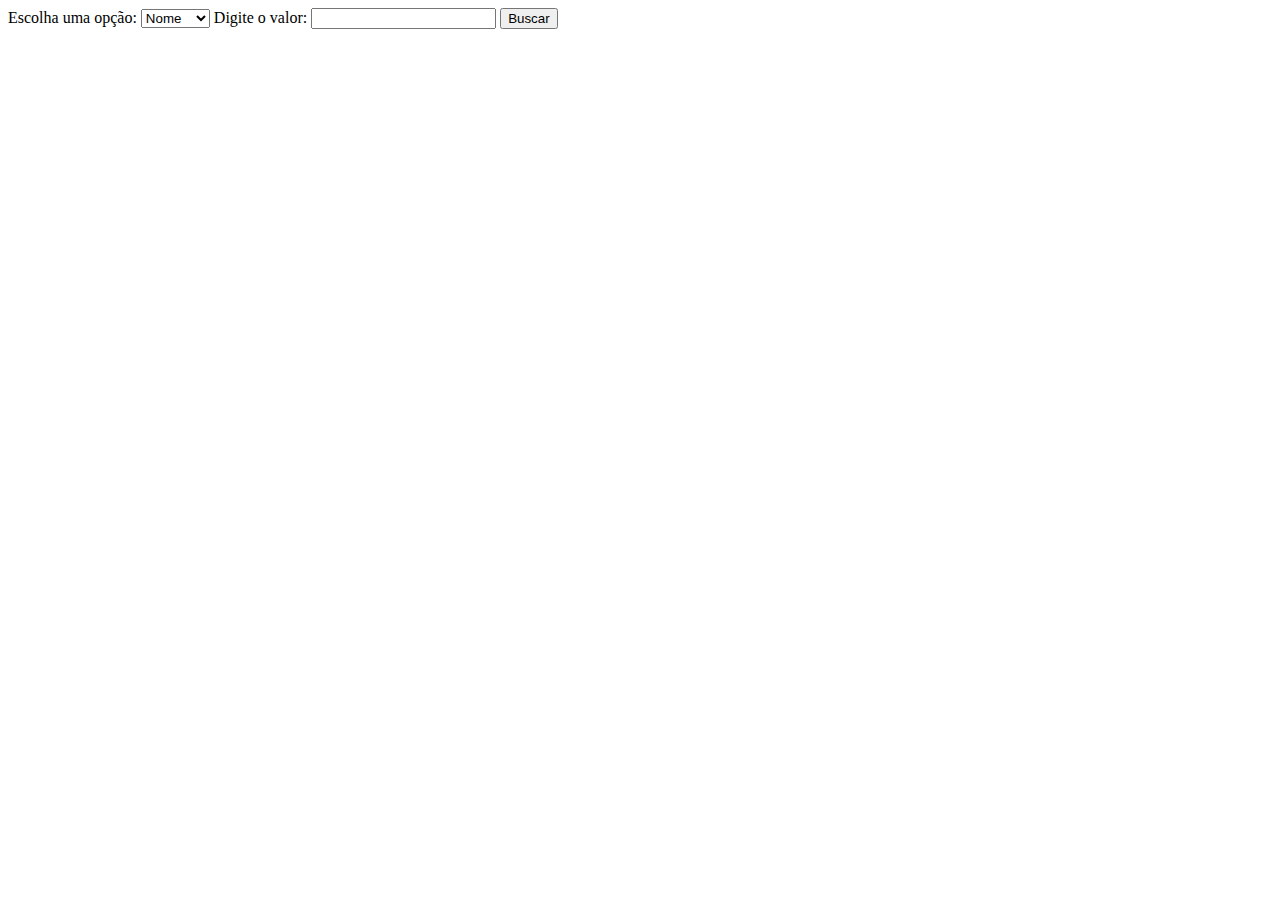
<file: comboboxjvweb/index.html>
<!DOCTYPE html>
<html lang="en">
<head>
    <meta charset="UTF-8">
    <meta name="viewport" content="width=device-width, initial-scale=1.0">
    <title>Document</title>
</head>
<body>
    <form action="buscarDados.java" method="POST">
        <label for="comboBox">Escolha uma opção:</label>
        <select id="comboBox" name="comboBox">
            <option value="nome">Nome</option>
            <option value="email">email</option>
            <option value="cidade">agencia</option>
        </select>
    
        <label for="textInput">Digite o valor:</label>
        <input type="text" id="textInput" name="textInput" required>
    
        <button type="submit">Buscar</button>
    </form>
</body>
</html>
</file>
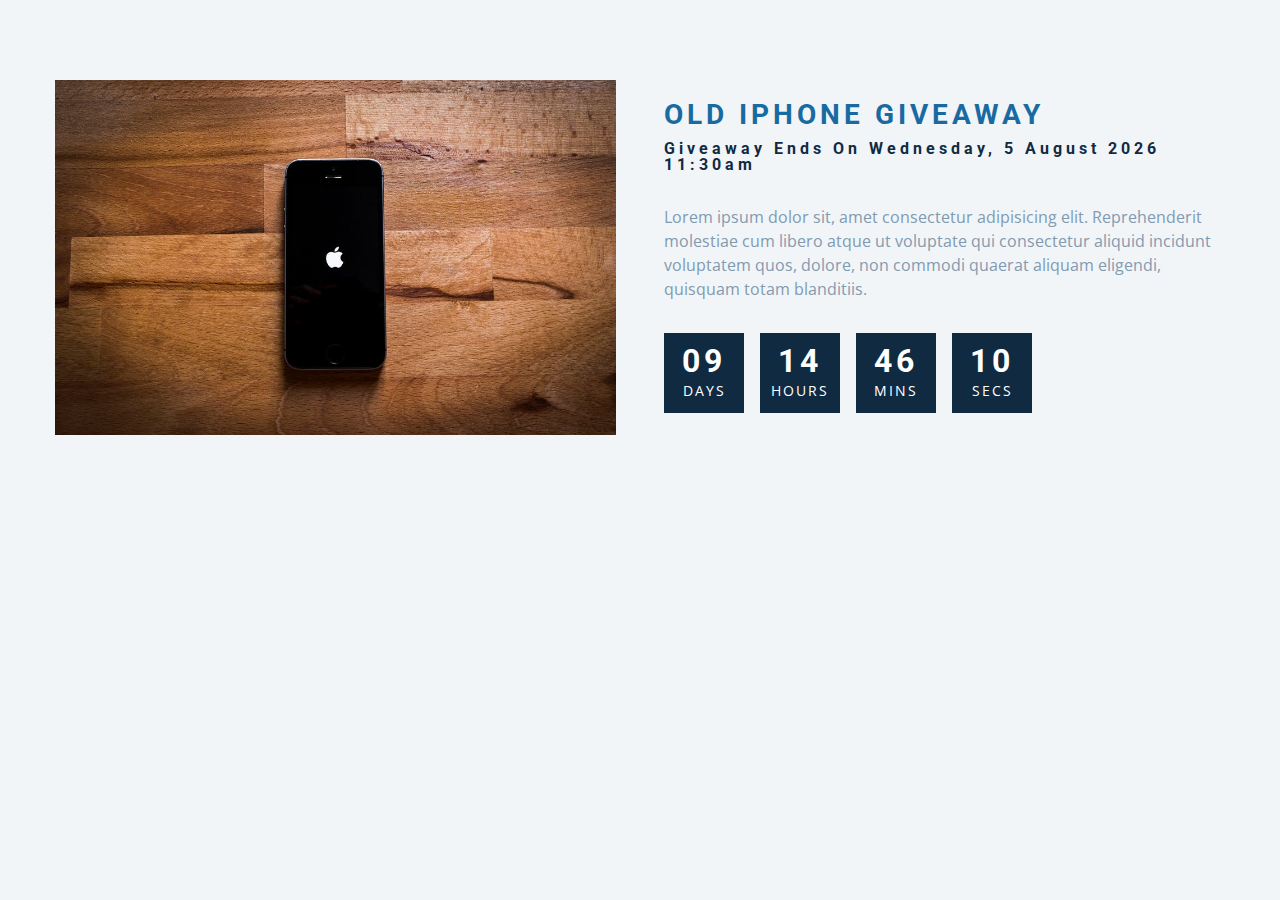
<file: countdown-timerProj/index.html>
<!DOCTYPE html>
<html lang="en">
  <head>
    <meta charset="UTF-8" />
    <meta name="viewport" content="width=device-width, initial-scale=1.0" />
    <title>Countdown</title>

    <!-- styles -->
    <link rel="stylesheet" href="styles.css" />
  </head>
  <body>
    <section class="section-center">
      <!-- image -->
      <article class="gift-img">
        <img src="./gift.jpeg" alt="gift" />
      </article>
      <!-- info -->
      <article class="gift-info">
        <h3>old iphone giveaway</h3>
        <h4 class="giveaway">
          giveaway ends on Sunday, 24 April 2020, 8:00am
        </h4>
        <p>
          Lorem ipsum dolor sit, amet consectetur adipisicing elit.
          Reprehenderit molestiae cum libero atque ut voluptate qui consectetur
          aliquid incidunt voluptatem quos, dolore, non commodi quaerat aliquam
          eligendi, quisquam totam blanditiis.
        </p>
        <div class="deadline">
          <!-- days -->
          <div class="deadline-format">
            <div>
              <h4 class="days">34</h4>
              <span>days</span>
            </div>
          </div>
          <!-- end of days -->
          <!-- days -->
          <div class="deadline-format">
            <div>
              <h4 class="hours">34</h4>
              <span>hours</span>
            </div>
          </div>
          <!-- end of days -->
          <!-- minutes -->
          <div class="deadline-format">
            <div>
              <h4 class="minutes">34</h4>
              <span>mins</span>
            </div>
          </div>
          <!-- end of days -->
          <!-- minutes -->
          <div class="deadline-format">
            <div>
              <h4 class="seconds">34</h4>
              <span>secs</span>
            </div>
          </div>
          <!-- end of days -->
        </div>
      </article>
    </section>
    <!-- javascript -->
    <script src="app.js"></script>
  </body>
</html>
</file>
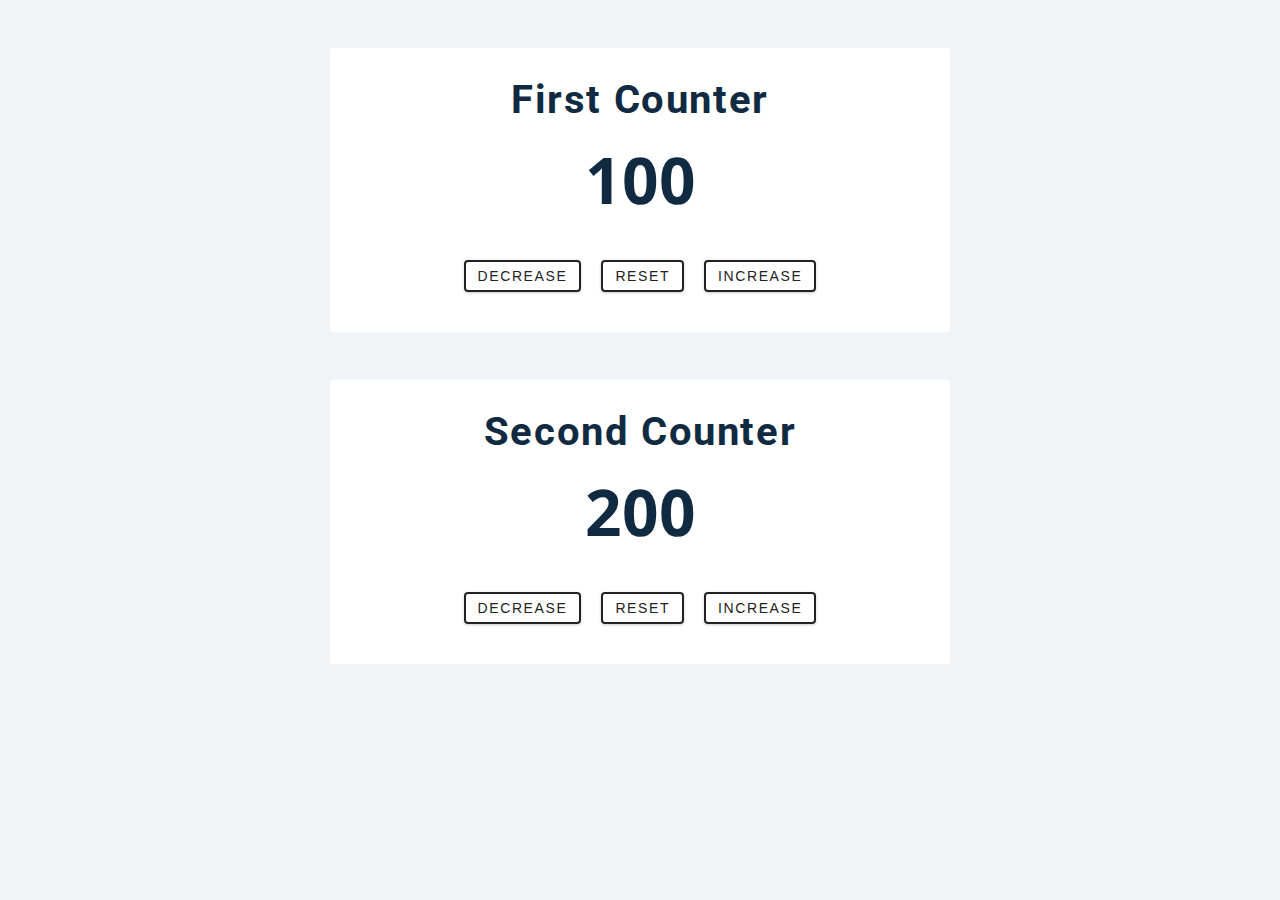
<file: counteraproject2/index.html>
<!DOCTYPE html>
<html lang="en">
  <head>
    <meta charset="UTF-8" />
    <meta name="viewport" content="width=device-width, initial-scale=1.0" />
    <title>Counter</title>
    <link rel="stylesheet" href="styles.css" />
  </head>
  <body>
    <!-- first counter -->
    <div class="container first-counter">
      <h2>first counter</h2>
      <span class="value">0</span>
      <div class="button-container">
        <button class="btn decrease">decrease</button>
        <button class="btn reset">reset</button>
        <button class="btn increase">increase</button>
      </div>
    </div>
    <!-- second counter -->
    <div class="container second-counter">
      <h2>second counter</h2>
      <span class="value">0</span>
      <div class="button-container">
        <button class="btn decrease">decrease</button>
        <button class="btn reset">reset</button>
        <button class="btn increase">increase</button>
      </div>
    </div>
    <script src="app-class.js"></script>
  </body>
</html>
</file>
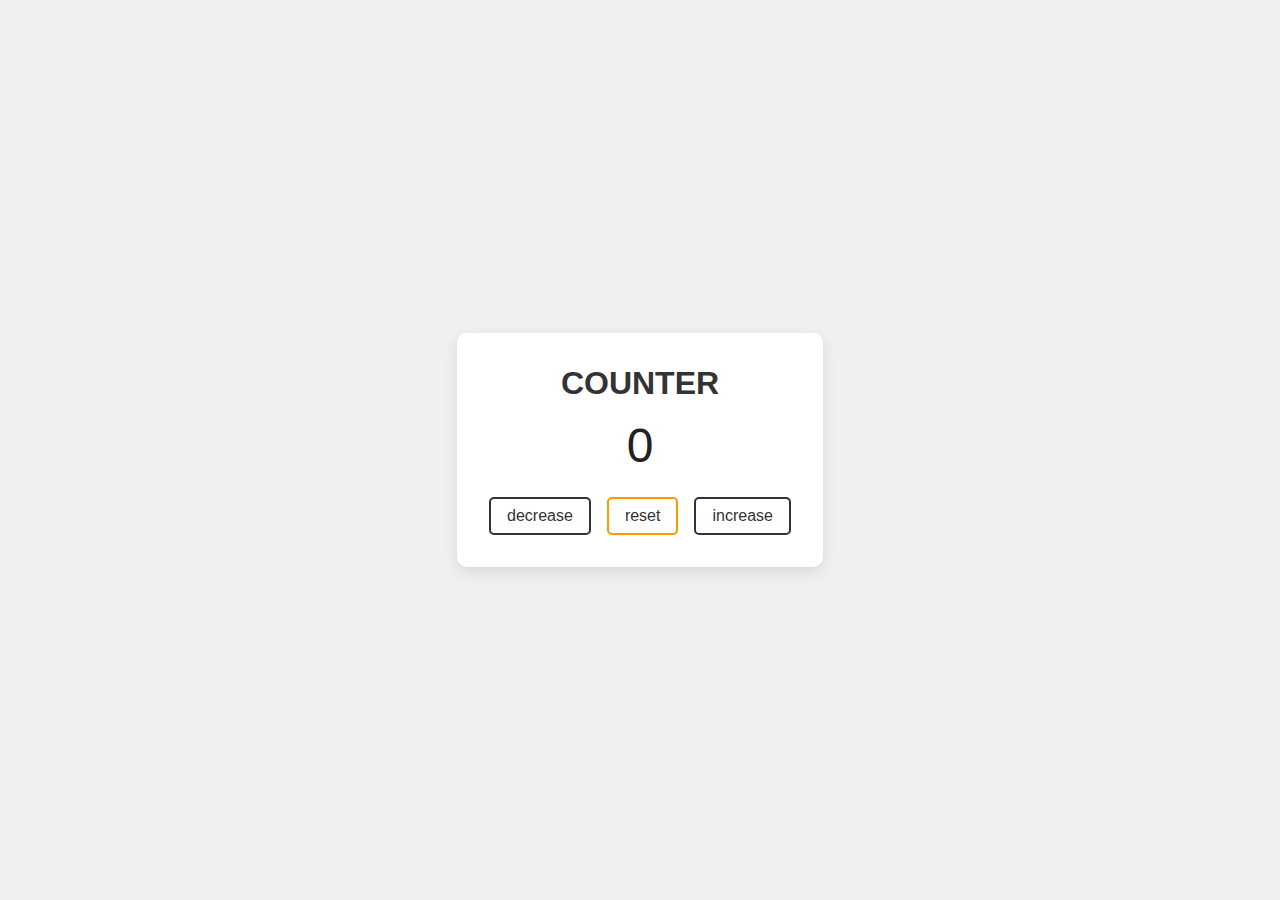
<file: counterProject/index.html>
<!DOCTYPE html>
<html lang="en">
<head>
    <meta charset="UTF-8">
    <meta name="viewport" content="width=device-width, initial-scale=1.0">
    <title>Counter</title>
    <!--styles-->
    <link rel="stylesheet" href="style.css">
</head>
<body>
    <main>
        <div class="container">
           <h1>Counter</h1> 
           <span id="value">0</span>
           <div class="button-container">
               <button class="btn decrease">decrease</button>
               <button class="btn reset">reset</button>
               <button class="btn increase">increase</button> <!-- Corrigido 'increasase' -->
           </div>
        </div>
    </main>
    <!--javascript-->
    <script src="app.js"></script>
</body>
</html>
</file>
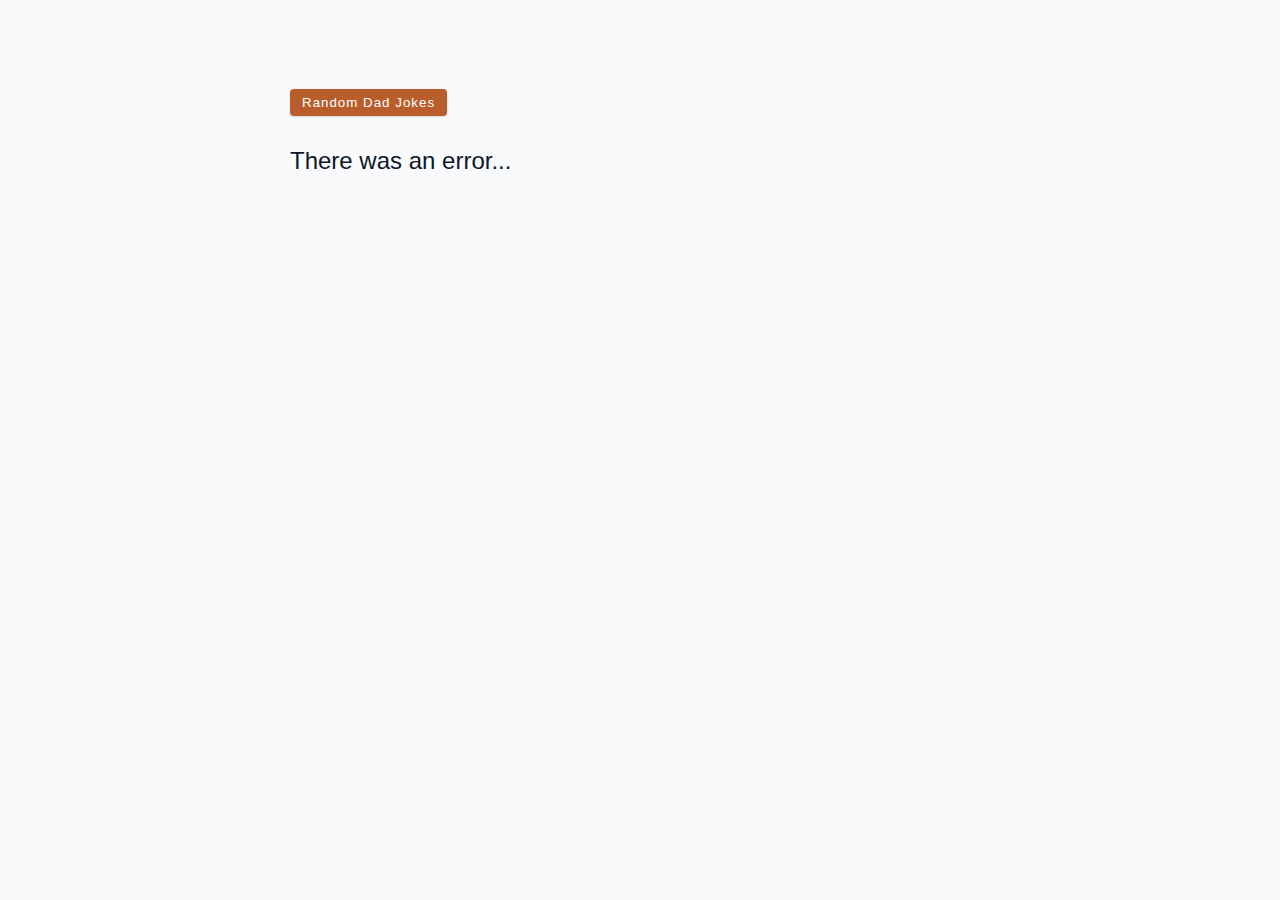
<file: dad-jokes/index.html>
<!DOCTYPE html>
<html lang="en">
  <head>
    <meta charset="UTF-8" />
    <meta http-equiv="X-UA-Compatible" content="IE=edge" />
    <meta name="viewport" content="width=device-width, initial-scale=1.0" />
    <title>Dad Jokes</title>
    <link rel="stylesheet" href="./styles.css" />
  </head>
  <body>
    <div class="container">
      <button class="btn">random dad jokes</button>
      <p class="result">
        Lorem, ipsum dolor sit amet consectetur adipisicing elit. Exercitationem
        unde quibusdam quia ex asperiores consectetur quis maxime corporis
        suscipit expedita.
      </p>
    </div>
    <script src="./app.js"></script>
  </body>
</html>
</file>
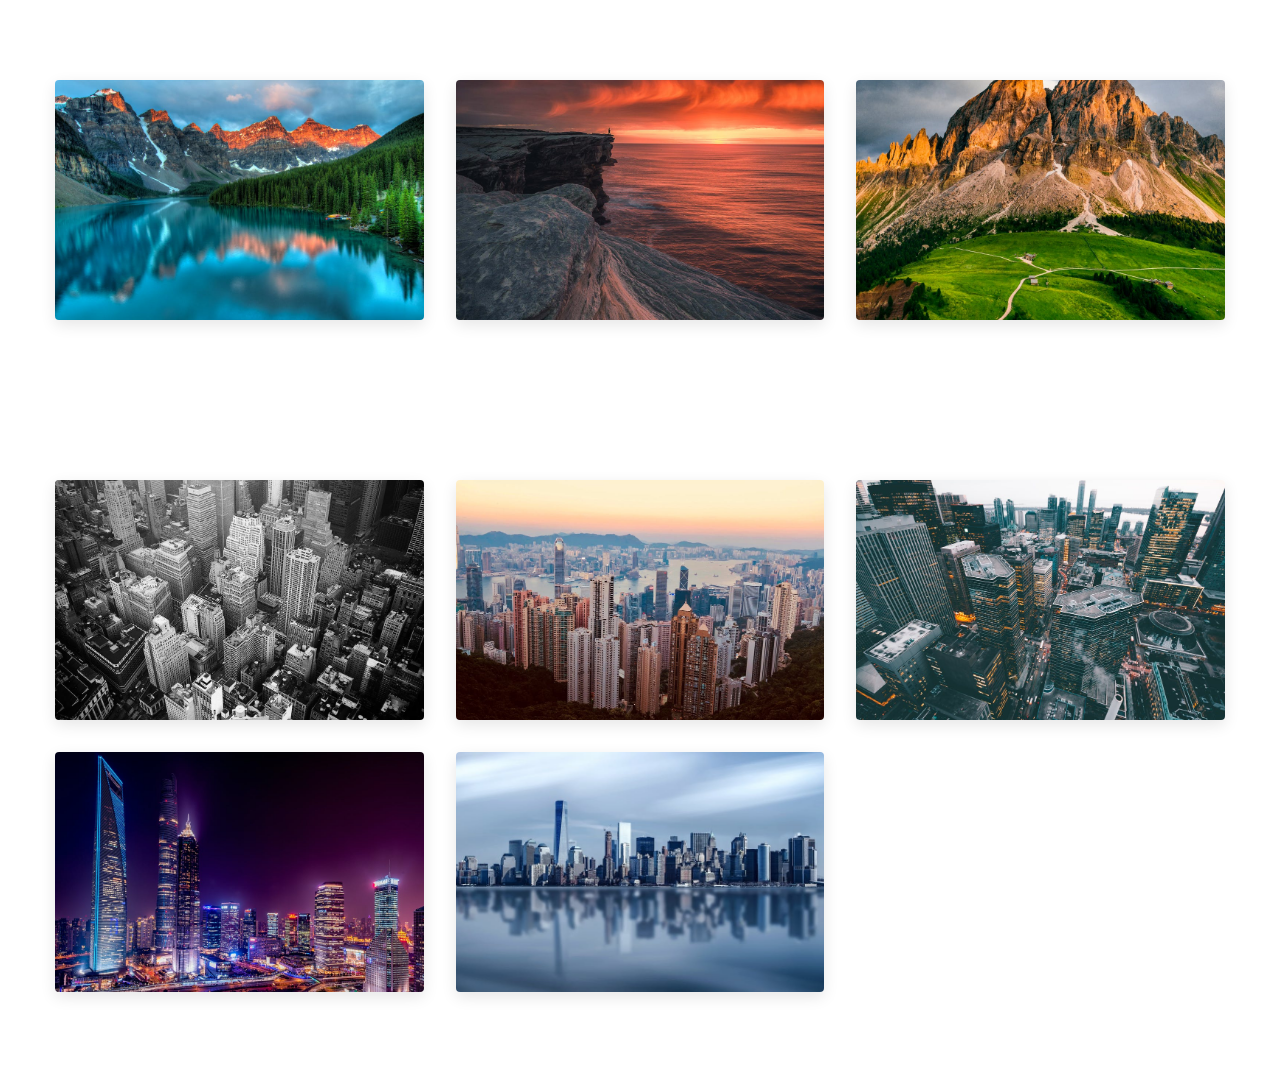
<file: gallery/index.html>
<!DOCTYPE html>
<html lang="en">
  <head>
    <meta charset="UTF-8" />
    <meta name="viewport" content="width=device-width, initial-scale=1.0" />
    <title>Gallery</title>
    <!-- font-awesome -->
    <link
      rel="stylesheet"
      href="https://cdnjs.cloudflare.com/ajax/libs/font-awesome/5.14.0/css/all.min.css"
    />
    <!-- styles -->
    <link rel="stylesheet" href="styles.css" />
  </head>
  <body>
    <!-- nature -->
    <section class="section nature">
      <img
        src="./images/nature-1.jpeg"
        title="nature-1"
        class="img"
        data-id="1"
        alt="nature-1"
      />
      <img
        src="./images/nature-2.jpeg"
        title="nature-2"
        class="img"
        data-id="2"
        alt="nature-2"
      />
      <img
        src="./images/nature-3.jpeg"
        title="nature-3"
        class="img"
        data-id="3"
        alt="nature-3"
      />
    </section>
    <!-- city -->
    <section class="section city">
      <img
        src="./images/city-1.jpeg"
        title="city-1"
        data-id="1"
        class="img"
        alt="city-1"
      />
      <img
        src="./images/city-2.jpeg"
        title="city-2"
        data-id="2"
        class="img"
        alt="city-2"
      />
      <img
        src="./images/city-3.jpeg"
        title="city-3"
        data-id="3"
        class="img"
        alt="city-3"
      />
      <img
        src="./images/city-4.jpeg"
        title="city-4"
        data-id="4"
        class="img"
        alt="city-4"
      />
      <img
        src="./images/city-5.jpeg"
        title="city-5"
        data-id="5"
        class="img"
        alt="city-5"
      />
    </section>

    <!-- modal -->
    <div class="modal">
      <button class="close-btn">
        <i class="fas fa-times"></i>
      </button>
      <div class="modal-content">
        <!-- prev next buttons -->
        <button class="prev-btn">
          <i class="fas fa-chevron-left"></i>
        </button>
        <button class="next-btn">
          <i class="fas fa-chevron-right"></i>
        </button>
        <!-- content -->
        <img src="./images/city-1.jpeg" class="main-img" alt="" />
        <h3 class="image-name">image name</h3>
        <div class="modal-images">
          <img
            src="./images/city-1.jpeg"
            title="city-1"
            id="1"
            class="modal-img"
            alt=""
          />
          <img
            src="./images/city-2.jpeg"
            title="city-2"
            id="2"
            class="modal-img selected"
            alt=""
          />
        </div>
      </div>
    </div>
    <script src="app-class.js"></script>
  </body>
</html>
</file>
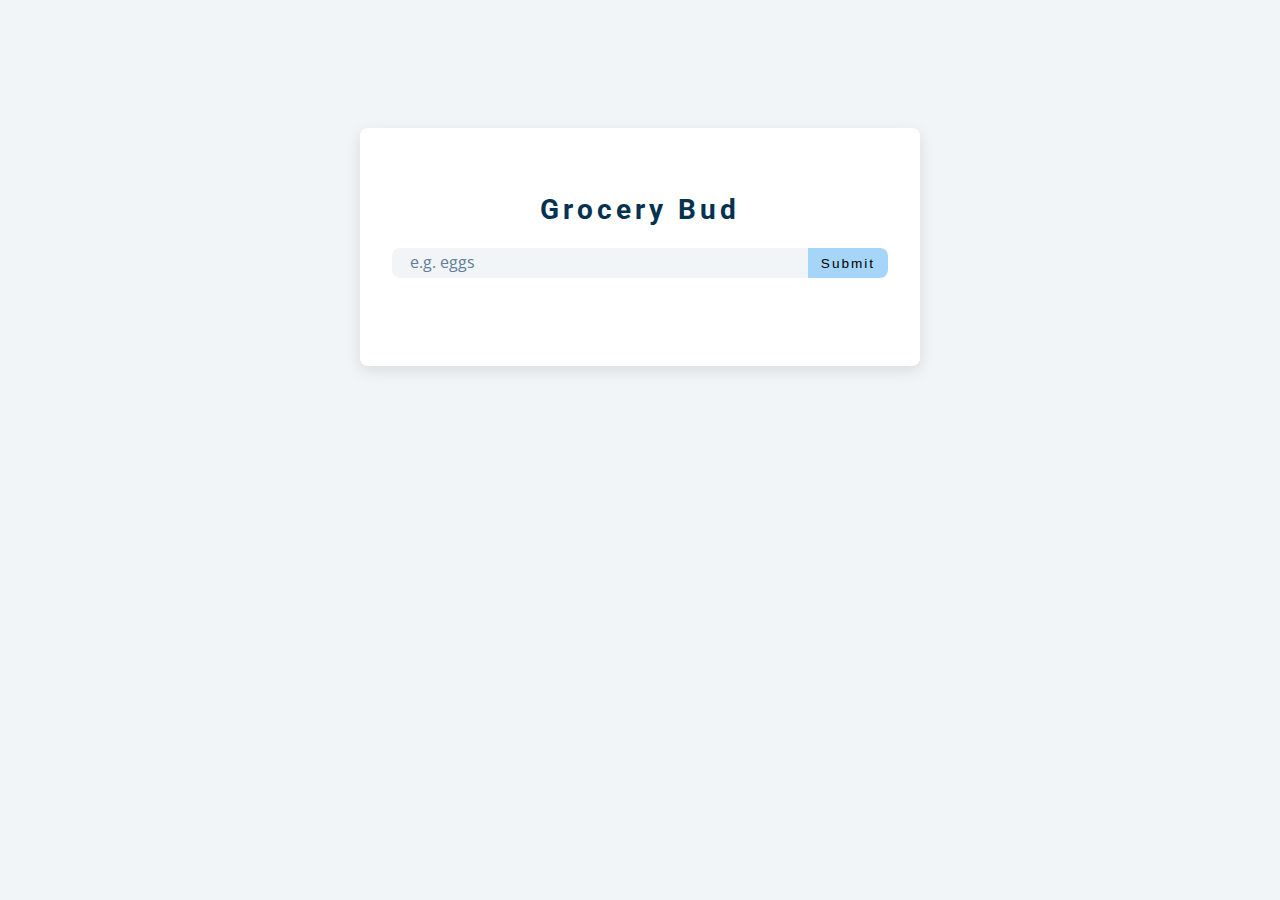
<file: grocerybud/index.html>
<!DOCTYPE html>
<html lang="en">
  <head>
    <meta charset="UTF-8" />
    <meta name="viewport" content="width=device-width, initial-scale=1.0" />
    <title>Grocery Bud</title>
    <!-- font-awesome -->
    <link
      rel="stylesheet"
      href="https://cdnjs.cloudflare.com/ajax/libs/font-awesome/5.14.0/css/all.min.css"
    />
    <!-- styles -->
    <link rel="stylesheet" href="styles.css" />
  </head>
  <body>
    <section class="section-center">
      <!-- form -->
      <form class="grocery-form">
        <p class="alert"></p>
        <h3>grocery bud</h3>
        <div class="form-control">
          <input type="text" id="grocery" placeholder="e.g. eggs" />
          <button type="submit" class="submit-btn">submit</button>
        </div>
      </form>
      <!-- list -->
      <div class="grocery-container">
        <div class="grocery-list"></div>
        <button class="clear-btn">clear items</button>
      </div>
    </section>
    <!-- javascript -->
    <script src="app.js"></script>
  </body>
</html>
</file>
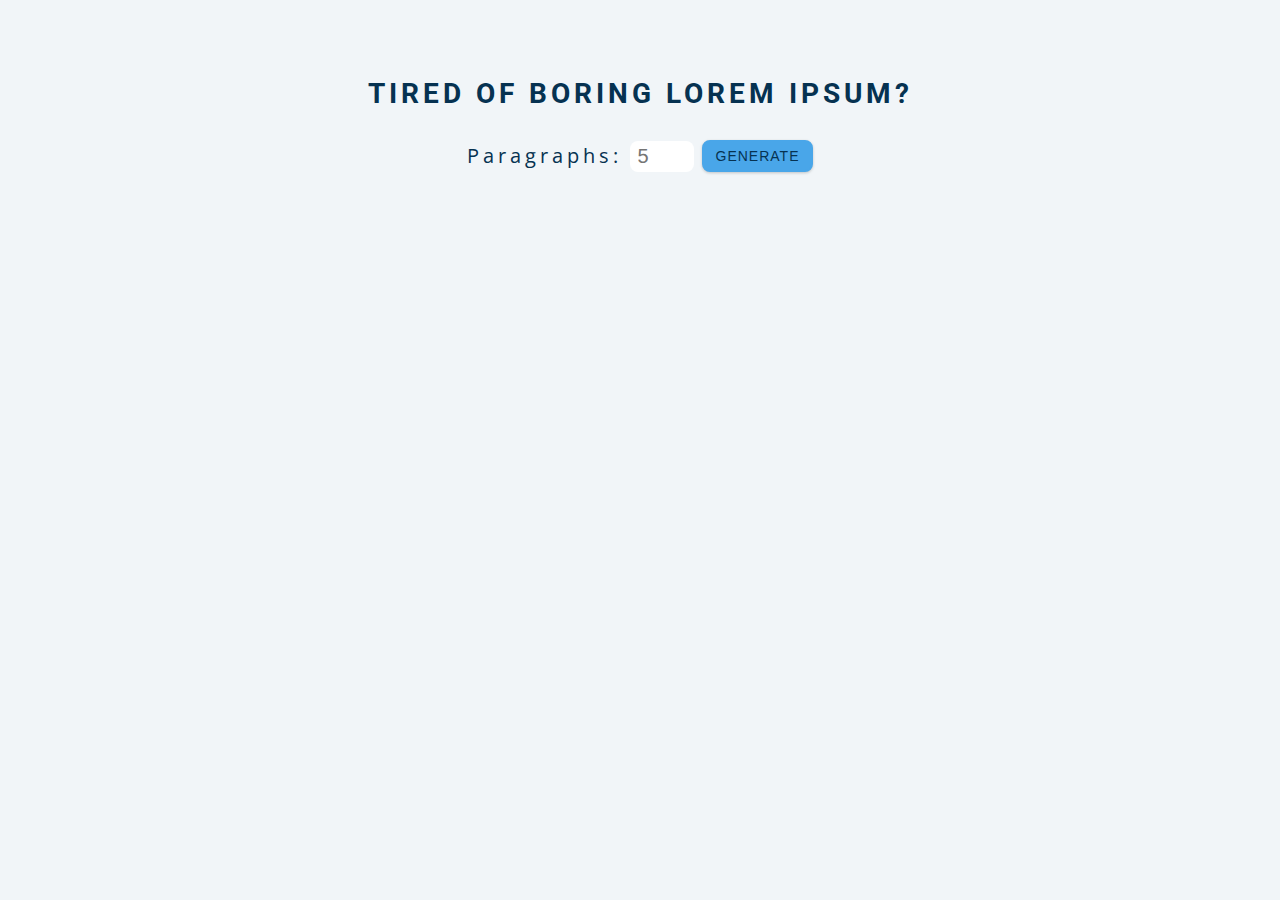
<file: lorenipsunproj/index.html>
<!DOCTYPE html>
<html lang="en">
  <head>
    <meta charset="UTF-8" />
    <meta name="viewport" content="width=device-width, initial-scale=1.0" />
    <title>Lorem Ipsum</title>

    <!-- styles -->
    <link rel="stylesheet" href="styles.css" />
  </head>
  <body>
    <section class="section-center">
      <h3>tired of boring lorem ipsum?</h3>
      <form class="lorem-form">
        <label for="amount">paragraphs:</label>
        <input type="number" name="amount" id="amount" placeholder="5" />
        <button type="submit" class="btn">generate</button>
      </form>
      <article class="lorem-text"></article>
    </section>

    <!-- javascript -->
    <script src="app.js"></script>
  </body>
</html>
</file>
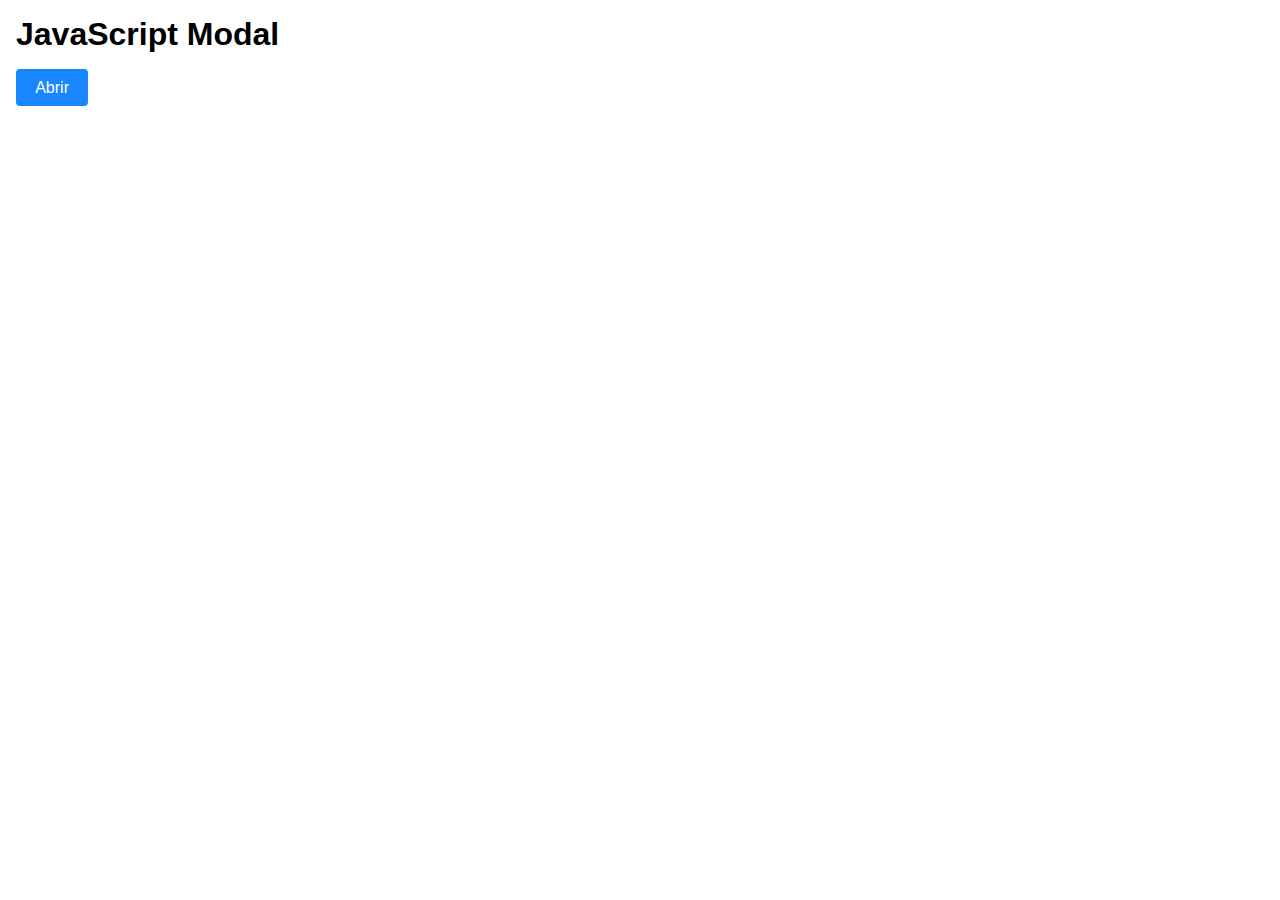
<file: modal_model/index.html>
<!DOCTYPE html>
<html lang="en">
  <head>
    <meta charset="UTF-8" />
    <meta http-equiv="X-UA-Compatible" content="IE=edge" />
    <meta name="viewport" content="width=device-width, initial-scale=1.0" />
    <title>Modal JavaScript</title>
    <link rel="stylesheet" href="css/style.css" />
    <script src="js/script.js" defer></script>
  </head>
  <body>
    <h1>JavaScript Modal</h1>
    <button id="open-modal">Abrir</button>
    <div id="fade" class="hide"></div>
    <div id="modal" class="hide">
      <div class="modal-header">
        <h2>Este é o Modal</h2>
        <button id="close-modal">Fechar</button>
      </div>
      <div class="modal-body">
        <p>
          Lorem ipsum dolor sit amet consectetur, adipisicing elit. Hic, quam?
          Quas accusantium id cupiditate iste veritatis repudiandae odio dolore
          voluptas. Eum, deserunt quod. Sit similique laudantium assumenda
          repellat vel necessitatibus.
        </p>
        <p>
          Lorem, ipsum dolor sit amet consectetur adipisicing elit. Eius alias
          voluptate doloremque, totam inventore autem quis non error! Earum
          ullam fuga, officiis voluptates pariatur unde et adipisci ducimus non
          obcaecati.
        </p>
      </div>
    </div>
  </body>
</html>
</file>
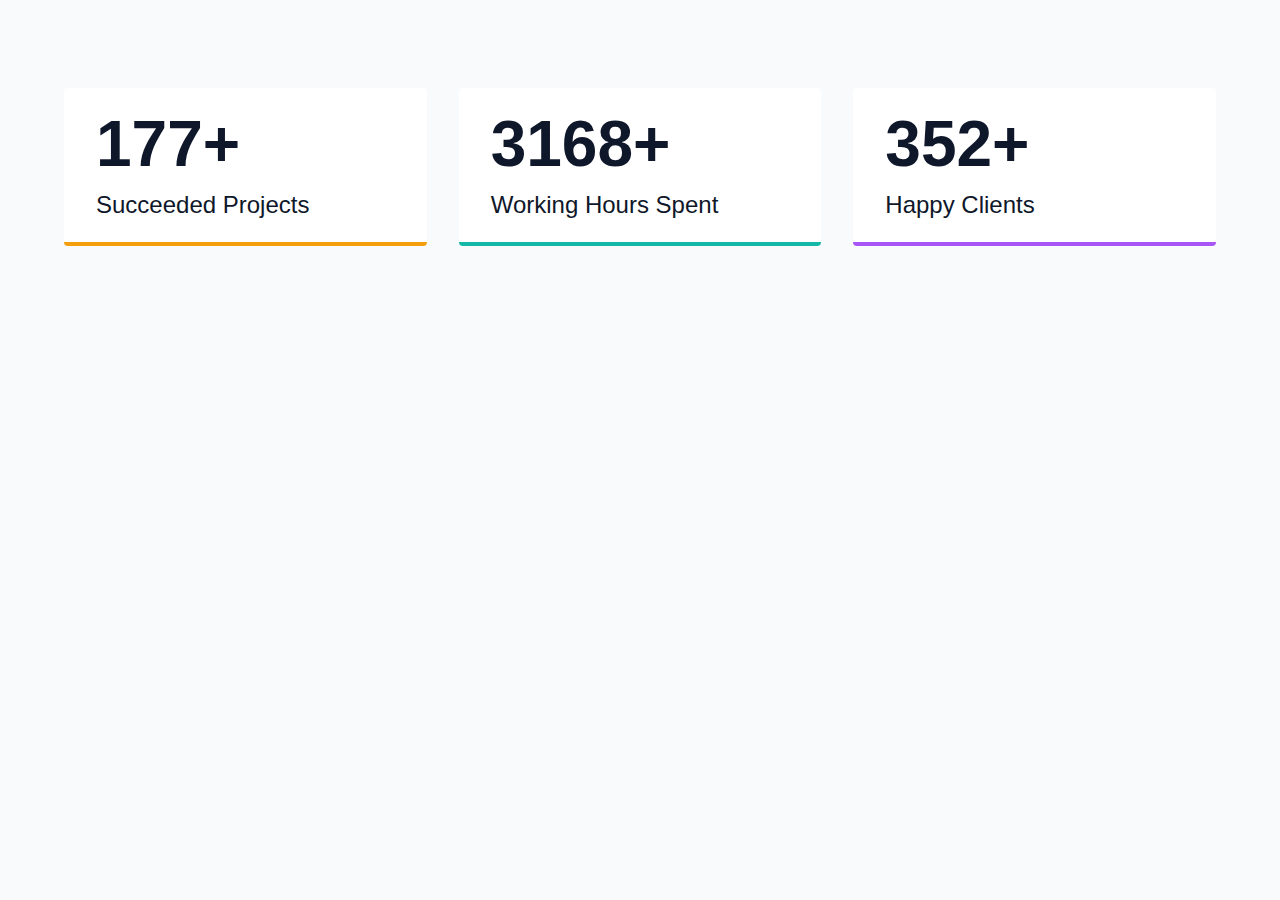
<file: numbersproj/index.html>
<!DOCTYPE html>
<html lang="en">
  <head>
    <meta charset="UTF-8" />
    <meta http-equiv="X-UA-Compatible" content="IE=edge" />
    <meta name="viewport" content="width=device-width, initial-scale=1.0" />
    <title>Numbers Starter</title>
    <link rel="stylesheet" href="./styles.css" />
  </head>
  <body>
    <section>
      <!-- single number -->
      <article>
        <span class="number" data-value="500">0</span>
        <p>Succeeded Projects</p>
      </article>
      <!-- end of single number -->
      <!-- single number -->
      <article>
        <span class="number" data-value="17140">0</span>
        <p>Working Hours Spent</p>
      </article>
      <!-- end of single number -->
      <!-- single number -->
      <article>
        <span class="number" data-value="1500">0</span>
        <p>Happy Clients</p>
      </article>
      <!-- end of single number -->
    </section>
    <script src="./app.js"></script>
  </body>
</html>
</file>
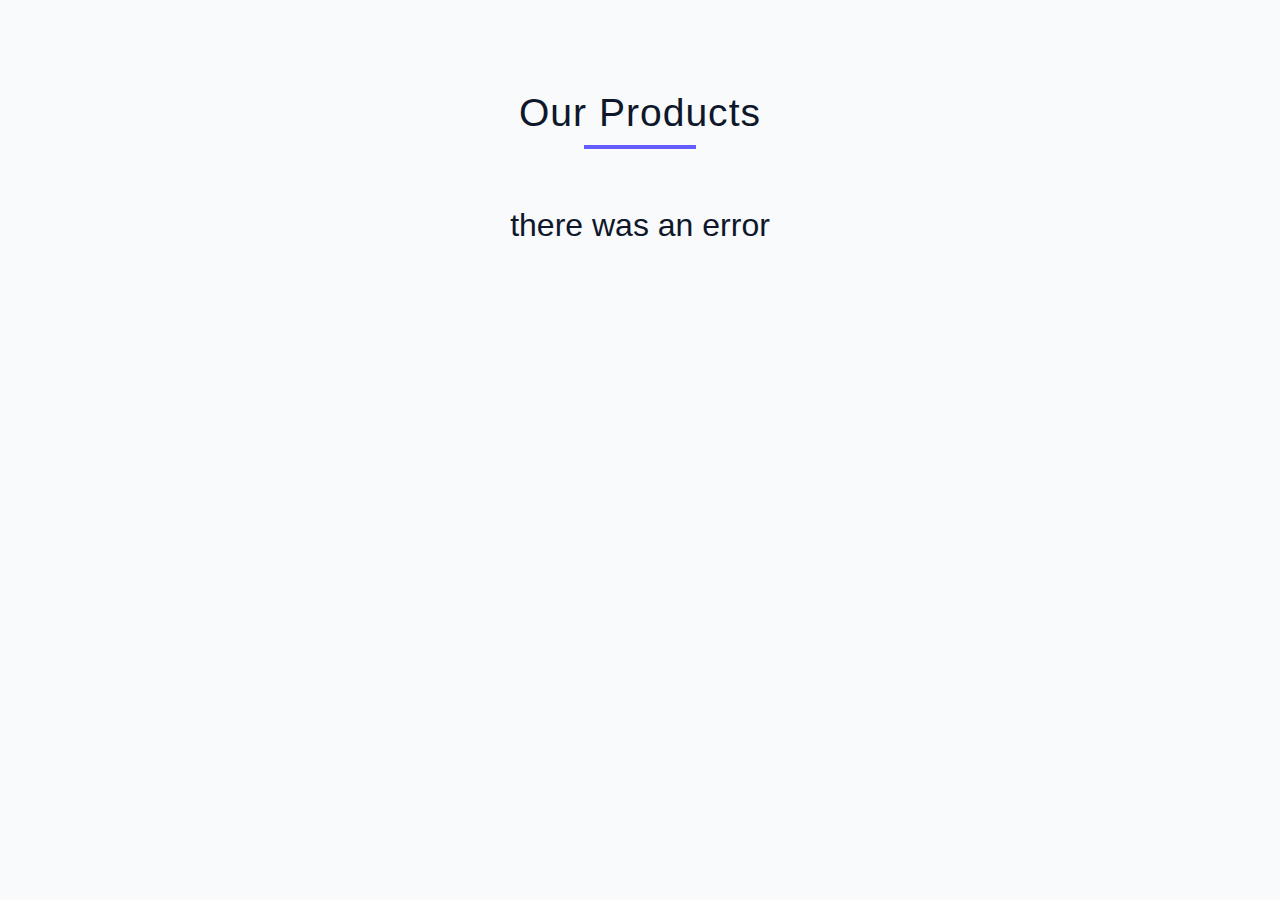
<file: products/index.html>
<!DOCTYPE html>
<html lang="en">
  <head>
    <meta charset="UTF-8" />
    <meta http-equiv="X-UA-Compatible" content="IE=edge" />
    <meta name="viewport" content="width=device-width, initial-scale=1.0" />
    <title>Products Complete</title>
    <link rel="stylesheet" href="./styles.css" />
  </head>
  <body>
    <section class="products">
      <!-- title -->
      <div class="title">
        <h2>our products</h2>
        <div class="title-underline"></div>
      </div>
      <!-- products -->
      <div class="products-center"></div>
    </section>
    <script src="./app.js"></script>
  </body>
</html>
</file>
<file: countdown-timerProj/styles.css>
/*
=============== 
Fonts
===============
*/
@import url("https://fonts.googleapis.com/css?family=Open+Sans|Roboto:400,700&display=swap");

/*
=============== 
Variables
===============
*/

:root {
  /* dark shades of primary color*/
  --clr-primary-1: hsl(205, 86%, 17%);
  --clr-primary-2: hsl(205, 77%, 27%);
  --clr-primary-3: hsl(205, 72%, 37%);
  --clr-primary-4: hsl(205, 63%, 48%);
  /* primary/main color */
  --clr-primary-5: #49a6e9;
  /* lighter shades of primary color */
  --clr-primary-6: hsl(205, 89%, 70%);
  --clr-primary-7: hsl(205, 90%, 76%);
  --clr-primary-8: hsl(205, 86%, 81%);
  --clr-primary-9: hsl(205, 90%, 88%);
  --clr-primary-10: hsl(205, 100%, 96%);
  /* darkest grey - used for headings */
  --clr-grey-1: hsl(209, 61%, 16%);
  --clr-grey-2: hsl(211, 39%, 23%);
  --clr-grey-3: hsl(209, 34%, 30%);
  --clr-grey-4: hsl(209, 28%, 39%);
  /* grey used for paragraphs */
  --clr-grey-5: hsl(210, 22%, 49%);
  --clr-grey-6: hsl(209, 23%, 60%);
  --clr-grey-7: hsl(211, 27%, 70%);
  --clr-grey-8: hsl(210, 31%, 80%);
  --clr-grey-9: hsl(212, 33%, 89%);
  --clr-grey-10: hsl(210, 36%, 96%);
  --clr-white: #fff;
  --clr-red-dark: hsl(360, 67%, 44%);
  --clr-red-light: hsl(360, 71%, 66%);
  --clr-green-dark: hsl(125, 67%, 44%);
  --clr-green-light: hsl(125, 71%, 66%);
  --clr-black: #222;
  --clr-gold: #c59d5f;
  --ff-primary: "Roboto", sans-serif;
  --ff-secondary: "Open Sans", sans-serif;
  --transition: all 0.3s linear;
  --spacing: 0.25rem;
  --radius: 0.5rem;
  --light-shadow: 0 5px 15px rgba(0, 0, 0, 0.1);
  --dark-shadow: 0 5px 15px rgba(0, 0, 0, 0.2);
  --max-width: 1170px;
  --fixed-width: 620px;
}
/*
=============== 
Global Styles
===============
*/

*,
::after,
::before {
  margin: 0;
  padding: 0;
  box-sizing: border-box;
}
body {
  font-family: var(--ff-secondary);
  background: var(--clr-grey-10);
  color: var(--clr-grey-1);
  line-height: 1.5;
  font-size: 0.875rem;
}
ul {
  list-style-type: none;
}
a {
  text-decoration: none;
}
img:not(.logo) {
  width: 100%;
}
img {
  display: block;
}

h1,
h2,
h3,
h4 {
  letter-spacing: var(--spacing);
  text-transform: capitalize;
  line-height: 1.25;
  margin-bottom: 0.75rem;
  font-family: var(--ff-primary);
}
h1 {
  font-size: 3rem;
}
h2 {
  font-size: 2rem;
}
h3 {
  font-size: 1.25rem;
}
h4 {
  font-size: 0.875rem;
}
p {
  margin-bottom: 1.25rem;
  color: var(--clr-grey-5);
}
@media screen and (min-width: 800px) {
  h1 {
    font-size: 4rem;
  }
  h2 {
    font-size: 2.5rem;
  }
  h3 {
    font-size: 1.75rem;
  }
  h4 {
    font-size: 1rem;
  }
  body {
    font-size: 1rem;
  }
  h1,
  h2,
  h3,
  h4 {
    line-height: 1;
  }
}
/*  global classes */

.btn {
  text-transform: uppercase;
  background: transparent;
  color: var(--clr-black);
  padding: 0.375rem 0.75rem;
  letter-spacing: var(--spacing);
  display: inline-block;
  transition: var(--transition);
  font-size: 0.875rem;
  border: 2px solid var(--clr-black);
  cursor: pointer;
  box-shadow: 0 1px 3px rgba(0, 0, 0, 0.2);
  border-radius: var(--radius);
}
.btn:hover {
  color: var(--clr-white);
  background: var(--clr-black);
}
/* section */
.section {
  padding: 5rem 0;
}

.section-center {
  width: 90vw;
  margin: 5rem auto;
  max-width: 1170px;
}

main {
  min-height: 100vh;
  display: grid;
  place-items: center;
}
/*
=============== 
Countdown Timer
===============
*/
.gift-img {
  margin-bottom: 2rem;
}
.gift-info h3 {
  text-transform: uppercase;
  color: var(--clr-primary-3);
}
.gift-info p {
  color: var(--clr-grey-6);
}
.date {
  color: var(--clr-grey-5);
  font-size: 0.85rem;
}
@media screen and (min-width: 992px) {
  .section-center {
    display: grid;
    grid-template-columns: 1fr 1fr;
    place-items: center;
    gap: 3rem;
    width: 95vw;
  }
  .gift-img {
    margin-bottom: 0;
  }
}
.gift-info p {
  margin: 2rem 0;
}
.deadline {
  display: flex;
}
.deadline-format {
  background: var(--clr-grey-1);
  color: var(--clr-white);
  margin-right: 1rem;
  width: 5rem;
  height: 5rem;
  display: grid;
  place-items: center;
  text-align: center;
}
.deadline-format span {
  display: block;
  text-transform: uppercase;
  letter-spacing: 2px;
  font-size: 0.85rem;
}
.deadline h4:not(.expired) {
  font-size: 2rem;
  margin-bottom: 0.25rem;
  letter-spacing: var(--spacing);
}
</file>
<file: counteraproject2/styles.css>
/*
=============== 
Fonts
===============
*/
@import url('https://fonts.googleapis.com/css?family=Open+Sans|Roboto:400,700&display=swap');

/*
=============== 
Variables
===============
*/

:root {
  /* dark shades of primary color*/
  --clr-primary-1: hsl(205, 86%, 17%);
  --clr-primary-2: hsl(205, 77%, 27%);
  --clr-primary-3: hsl(205, 72%, 37%);
  --clr-primary-4: hsl(205, 63%, 48%);
  /* primary/main color */
  --clr-primary-5: hsl(205, 78%, 60%);
  /* lighter shades of primary color */
  --clr-primary-6: hsl(205, 89%, 70%);
  --clr-primary-7: hsl(205, 90%, 76%);
  --clr-primary-8: hsl(205, 86%, 81%);
  --clr-primary-9: hsl(205, 90%, 88%);
  --clr-primary-10: hsl(205, 100%, 96%);
  /* darkest grey - used for headings */
  --clr-grey-1: hsl(209, 61%, 16%);
  --clr-grey-2: hsl(211, 39%, 23%);
  --clr-grey-3: hsl(209, 34%, 30%);
  --clr-grey-4: hsl(209, 28%, 39%);
  /* grey used for paragraphs */
  --clr-grey-5: hsl(210, 22%, 49%);
  --clr-grey-6: hsl(209, 23%, 60%);
  --clr-grey-7: hsl(211, 27%, 70%);
  --clr-grey-8: hsl(210, 31%, 80%);
  --clr-grey-9: hsl(212, 33%, 89%);
  --clr-grey-10: hsl(210, 36%, 96%);
  --clr-white: #fff;
  --clr-red-dark: hsl(360, 67%, 44%);
  --clr-red-light: hsl(360, 71%, 66%);
  --clr-green-dark: hsl(125, 67%, 44%);
  --clr-green-light: hsl(125, 71%, 66%);
  --clr-black: #222;
  --ff-primary: 'Roboto', sans-serif;
  --ff-secondary: 'Open Sans', sans-serif;
  --transition: all 0.3s linear;
  --spacing: 0.1rem;
  --radius: 0.25rem;
  --light-shadow: 0 5px 15px rgba(0, 0, 0, 0.1);
  --dark-shadow: 0 5px 15px rgba(0, 0, 0, 0.2);
  --max-width: 1170px;
  --fixed-width: 620px;
}
/*
=============== 
Global Styles
===============
*/

*,
::after,
::before {
  margin: 0;
  padding: 0;
  box-sizing: border-box;
}
body {
  font-family: var(--ff-secondary);
  background: var(--clr-grey-10);
  color: var(--clr-grey-1);
  line-height: 1.5;
  font-size: 0.875rem;
}
ul {
  list-style-type: none;
}
a {
  text-decoration: none;
}
h1,
h2,
h3,
h4 {
  letter-spacing: var(--spacing);
  text-transform: capitalize;
  line-height: 1.25;
  margin-bottom: 0.75rem;
  font-family: var(--ff-primary);
}
h1 {
  font-size: 3rem;
}
h2 {
  font-size: 2rem;
}
h3 {
  font-size: 1.25rem;
}
h4 {
  font-size: 0.875rem;
}
p {
  margin-bottom: 1.25rem;
  color: var(--clr-grey-5);
}
@media screen and (min-width: 800px) {
  h1 {
    font-size: 4rem;
  }
  h2 {
    font-size: 2.5rem;
  }
  h3 {
    font-size: 1.75rem;
  }
  h4 {
    font-size: 1rem;
  }
  body {
    font-size: 1rem;
  }
  h1,
  h2,
  h3,
  h4 {
    line-height: 1;
  }
}
/*  global classes */

/* section */
.section {
  padding: 5rem 0;
}

.section-center {
  width: 90vw;
  margin: 0 auto;
  max-width: 1170px;
}
@media screen and (min-width: 992px) {
  .section-center {
    width: 95vw;
  }
}
main {
  min-height: 100vh;
  display: grid;
  place-items: center;
}

/*
=============== 
Counter
===============
*/

.container {
  text-align: center;
  margin: 3rem auto;
  background: var(--clr-white);
  border-radius: var(--radius);
  width: 90vw;
  max-width: var(--fixed-width);
  padding: 2rem;
}
.value {
  font-size: 4rem;
  font-weight: bold;
  margin-bottom: 1.5rem;
  display: inline-block;
}
.btn {
  text-transform: uppercase;
  background: transparent;
  color: var(--clr-black);
  padding: 0.375rem 0.75rem;
  letter-spacing: var(--spacing);
  display: inline-block;
  transition: var(--transition);
  font-size: 0.875rem;
  border: 2px solid var(--clr-black);
  cursor: pointer;
  box-shadow: 0 1px 3px rgba(0, 0, 0, 0.2);
  border-radius: var(--radius);
  margin: 0.5rem;
}
.btn:hover {
  color: var(--clr-white);
  background: var(--clr-black);
}
</file>
<file: dad-jokes/styles.css>
*,
::after,
::before {
  box-sizing: border-box;
}

:root {
  --primary-100: hsl(21, 94%, 87%);
  --primary-200: hsl(21, 80%, 74%);
  --primary-300: hsl(21, 65%, 59%);
  --primary-400: hsl(21, 57%, 50%);
  /* primary/main color */
  --primary-500: hsl(21, 62%, 45%);
  --primary-600: hsl(21, 77%, 34%);
  --primary-700: hsl(21, 81%, 29%);
  --primary-800: hsl(21, 84%, 25%);
  --primary-900: hsl(21, 91%, 17%);

  /* grey */
  --grey-50: #f8fafc;
  --grey-100: #f1f5f9;
  --grey-200: #e2e8f0;
  --grey-300: #cbd5e1;
  --grey-400: #94a3b8;
  --grey-500: #64748b;
  --grey-600: #475569;
  --grey-700: #334155;
  --grey-800: #1e293b;
  --grey-900: #0f172a;
  /* rest of the colors */
  --black: #222;
  --white: #fff;
  --red-light: #f8d7da;
  --red-dark: #842029;
  --green-light: #d1e7dd;
  --green-dark: #0f5132;

  --smallText: 0.7em;
  /* rest of the vars */
  --backgroundColor: var(--grey-50);
  --textColor: var(--grey-900);
  --borderRadius: 0.25rem;
  --letterSpacing: 1px;
  --transition: 0.3s ease-in-out all;
  --max-width: 1120px;
  --fixed-width: 600px;
  --fluid-width: 90vw;
  /* box shadow*/
  --shadow-1: 0 1px 3px 0 rgba(0, 0, 0, 0.1), 0 1px 2px 0 rgba(0, 0, 0, 0.06);
  --shadow-2: 0 4px 6px -1px rgba(0, 0, 0, 0.1),
    0 2px 4px -1px rgba(0, 0, 0, 0.06);
  --shadow-3: 0 10px 15px -3px rgba(0, 0, 0, 0.1),
    0 4px 6px -2px rgba(0, 0, 0, 0.05);
  --shadow-4: 0 20px 25px -5px rgba(0, 0, 0, 0.1),
    0 10px 10px -5px rgba(0, 0, 0, 0.04);
}

body {
  background: var(--backgroundColor);
  font-family: -apple-system, BlinkMacSystemFont, 'Segoe UI', Roboto, Oxygen,
    Ubuntu, Cantarell, 'Open Sans', 'Helvetica Neue', sans-serif;
  font-weight: 400;
  line-height: 1.75;
  color: var(--textColor);
}

p {
  margin-bottom: 1.5rem;
  max-width: 40em;
}

h1,
h2,
h3,
h4,
h5 {
  margin: 0;
  margin-bottom: 1.38rem;
  font-family: var(--headingFont);
  font-weight: 400;
  line-height: 1.3;
  text-transform: capitalize;
  letter-spacing: var(--letterSpacing);
}

h1 {
  margin-top: 0;
  font-size: 3.052rem;
}

h2 {
  font-size: 2.441rem;
}

h3 {
  font-size: 1.953rem;
}

h4 {
  font-size: 1.563rem;
}

h5 {
  font-size: 1.25rem;
}

small,
.text-small {
  font-size: var(--smallText);
}

a {
  text-decoration: none;
}
ul {
  list-style-type: none;
  padding: 0;
}

.img {
  width: 100%;
  display: block;
  object-fit: cover;
}
.btn {
  cursor: pointer;
  color: var(--white);
  background: var(--primary-500);
  border: transparent;
  border-radius: var(--borderRadius);
  letter-spacing: var(--letterSpacing);
  padding: 0.375rem 0.75rem;
  box-shadow: var(--shadow-1);
  transition: var(--transition);
  text-transform: capitalize;
  display: inline-block;
}
.btn:hover {
  background: var(--primary-700);
  box-shadow: var(--shadow-3);
}
/*
=============== 
Jokes
===============
*/

.container {
  width: 90vw;
  max-width: 700px;
  margin: 0 auto;
  padding-top: 5rem;
}

.result {
  font-size: 1.5rem;
}
</file>
<file: gallery/styles.css>
/*
=============== 
Fonts
===============
*/
@import url('https://fonts.googleapis.com/css?family=Open+Sans|Roboto:400,700&display=swap');

/*
=============== 
Variables
===============
*/

:root {
  /* dark shades of primary color*/
  --clr-primary-1: hsl(205, 86%, 17%);
  --clr-primary-2: hsl(205, 77%, 27%);
  --clr-primary-3: hsl(205, 72%, 37%);
  --clr-primary-4: hsl(205, 63%, 48%);
  /* primary/main color */
  --clr-primary-5: hsl(205, 78%, 60%);
  /* lighter shades of primary color */
  --clr-primary-6: hsl(205, 89%, 70%);
  --clr-primary-7: hsl(205, 90%, 76%);
  --clr-primary-8: hsl(205, 86%, 81%);
  --clr-primary-9: hsl(205, 90%, 88%);
  --clr-primary-10: hsl(205, 100%, 96%);
  /* darkest grey - used for headings */
  --clr-grey-1: hsl(209, 61%, 16%);
  --clr-grey-2: hsl(211, 39%, 23%);
  --clr-grey-3: hsl(209, 34%, 30%);
  --clr-grey-4: hsl(209, 28%, 39%);
  /* grey used for paragraphs */
  --clr-grey-5: hsl(210, 22%, 49%);
  --clr-grey-6: hsl(209, 23%, 60%);
  --clr-grey-7: hsl(211, 27%, 70%);
  --clr-grey-8: hsl(210, 31%, 80%);
  --clr-grey-9: hsl(212, 33%, 89%);
  --clr-grey-10: hsl(210, 36%, 96%);
  --clr-white: #fff;
  --clr-red-dark: hsl(360, 67%, 44%);
  --clr-red-light: hsl(360, 71%, 66%);
  --clr-green-dark: hsl(125, 67%, 44%);
  --clr-green-light: hsl(125, 71%, 66%);
  --clr-black: #222;
  --ff-primary: 'Roboto', sans-serif;
  --ff-secondary: 'Open Sans', sans-serif;
  --transition: all 0.3s linear;
  --spacing: 0.1rem;
  --radius: 0.25rem;
  --light-shadow: 0 5px 15px rgba(0, 0, 0, 0.1);
  --dark-shadow: 0 5px 15px rgba(0, 0, 0, 0.4);
  --max-width: 1170px;
  --fixed-width: 620px;
}
/*
=============== 
Global Styles
===============
*/

*,
::after,
::before {
  margin: 0;
  padding: 0;
  box-sizing: border-box;
}
body {
  font-family: var(--ff-secondary);
  background: var(--clr-white);
  color: var(--clr-grey-1);
  line-height: 1.5;
  font-size: 0.875rem;
}
ul {
  list-style-type: none;
}
a {
  text-decoration: none;
}
h1,
h2,
h3,
h4 {
  letter-spacing: var(--spacing);
  text-transform: capitalize;
  line-height: 1.25;
  margin-bottom: 0.75rem;
  font-family: var(--ff-primary);
}
h1 {
  font-size: 3rem;
}
h2 {
  font-size: 2rem;
}
h3 {
  font-size: 1.25rem;
}
h4 {
  font-size: 0.875rem;
}
p {
  margin-bottom: 1.25rem;
  color: var(--clr-grey-5);
}
@media screen and (min-width: 800px) {
  h1 {
    font-size: 4rem;
  }
  h2 {
    font-size: 2.5rem;
  }
  h3 {
    font-size: 1.75rem;
  }
  h4 {
    font-size: 1rem;
  }
  body {
    font-size: 1rem;
  }
  h1,
  h2,
  h3,
  h4 {
    line-height: 1;
  }
}
/*  global classes */

/* section */
.section {
  padding: 5rem 0;
  width: 90vw;
  margin: 0 auto;
  max-width: 1170px;
  display: grid;
  gap: 2rem;
}
@media screen and (min-width: 768px) {
  .section {
    display: grid;
    grid-template-columns: 1fr 1fr;
  }
}
@media screen and (min-width: 992px) {
  .section {
    grid-template-columns: 1fr 1fr 1fr;
    width: 95vw;
  }
  .prev-btn {
    left: -4.5rem;
  }
  .next-btn {
    right: -4.5rem;
  }
}
.img {
  width: 100%;
  height: 100%;
  object-fit: cover;
  border-radius: var(--radius);
  cursor: pointer;
  transition: var(--transition);
  box-shadow: var(--light-shadow);
  height: 15rem;
}
.img:hover {
  box-shadow: var(--dark-shadow);
}

/*
=============== 
Modal
===============
*/

.modal {
  position: fixed;
  z-index: -1;
  left: 0;
  top: 0;
  width: 100%;
  height: 100%;
  background: rgb(0, 0, 0);
  transition: var(--transition);
  opacity: 0;
  min-height: 100vh;
  overflow: scroll;
}
.modal.open {
  opacity: 1;
  z-index: 999;
}
.close-btn {
  position: absolute;
  top: 1rem;
  right: 1rem;
  font-size: 3rem;
  color: var(--clr-white);
  background: transparent;
  border-color: transparent;
  cursor: pointer;
}
.next-btn,
.prev-btn {
  position: absolute;
  top: 10rem;
  transform: translateY(-50%);
  background: transparent;
  font-size: 2rem;
  color: var(--clr-white);
  border-color: transparent;
  cursor: pointer;
}
.prev-btn {
  left: -2.5rem;
}
.next-btn {
  right: -2.5rem;
}
@media screen and (min-width: 768px) {
  .prev-btn {
    left: -4rem;
  }
  .next-btn {
    right: -4rem;
  }
}

.modal-content {
  width: 80%;
  max-width: var(--max-width);
  margin: 0 auto;
  margin-top: 10rem;
  position: relative;
}
.main-img {
  width: 100%;
  height: 20rem;
  object-fit: cover;
  border-radius: var(--radius);
}
.image-name {
  text-align: center;
  margin: 1rem 0 3rem;
  color: var(--clr-white);
}
.modal-images {
  display: grid;
  grid-template-columns: repeat(5, 1fr);
}
.modal-img {
  width: 100%;
  height: 5rem;
  object-fit: cover;
  opacity: 0.5;
  transition: var(--transition);
  cursor: pointer;
}
.modal-img:hover {
  opacity: 1;
}
.modal-img.selected {
  opacity: 1;
}
</file>
<file: grocerybud/styles.css>
/*
=============== 
Fonts
===============
*/
@import url("https://fonts.googleapis.com/css?family=Open+Sans|Roboto:400,700&display=swap");

/*
=============== 
Variables
===============
*/

:root {
  /* dark shades of primary color*/
  --clr-primary-1: hsl(205, 86%, 17%);
  --clr-primary-2: hsl(205, 77%, 27%);
  --clr-primary-3: hsl(205, 72%, 37%);
  --clr-primary-4: hsl(205, 63%, 48%);
  /* primary/main color */
  --clr-primary-5: #49a6e9;
  /* lighter shades of primary color */
  --clr-primary-6: hsl(205, 89%, 70%);
  --clr-primary-7: hsl(205, 90%, 76%);
  --clr-primary-8: hsl(205, 86%, 81%);
  --clr-primary-9: hsl(205, 90%, 88%);
  --clr-primary-10: hsl(205, 100%, 96%);
  /* darkest grey - used for headings */
  --clr-grey-1: hsl(209, 61%, 16%);
  --clr-grey-2: hsl(211, 39%, 23%);
  --clr-grey-3: hsl(209, 34%, 30%);
  --clr-grey-4: hsl(209, 28%, 39%);
  /* grey used for paragraphs */
  --clr-grey-5: hsl(210, 22%, 49%);
  --clr-grey-6: hsl(209, 23%, 60%);
  --clr-grey-7: hsl(211, 27%, 70%);
  --clr-grey-8: hsl(210, 31%, 80%);
  --clr-grey-9: hsl(212, 33%, 89%);
  --clr-grey-10: hsl(210, 36%, 96%);
  --clr-white: #fff;
  --clr-red-dark: hsl(360, 67%, 44%);
  --clr-red-light: hsl(360, 71%, 66%);
  --clr-green-dark: hsl(125, 67%, 44%);
  --clr-green-light: hsl(125, 71%, 66%);
  --clr-black: #222;
  --ff-primary: "Roboto", sans-serif;
  --ff-secondary: "Open Sans", sans-serif;
  --transition: all 0.3s linear;
  --spacing: 0.25rem;
  --radius: 0.5rem;
  --light-shadow: 0 5px 15px rgba(0, 0, 0, 0.1);
  --dark-shadow: 0 5px 15px rgba(0, 0, 0, 0.2);
  --max-width: 1170px;
  --fixed-width: 620px;
}
/*
=============== 
Global Styles
===============
*/

*,
::after,
::before {
  margin: 0;
  padding: 0;
  box-sizing: border-box;
}
body {
  font-family: var(--ff-secondary);
  background: var(--clr-grey-10);
  color: var(--clr-grey-1);
  line-height: 1.5;
  font-size: 0.875rem;
}
ul {
  list-style-type: none;
}
a {
  text-decoration: none;
}
img:not(.logo) {
  width: 100%;
}
img {
  display: block;
}

h1,
h2,
h3,
h4 {
  letter-spacing: var(--spacing);
  text-transform: capitalize;
  line-height: 1.25;
  margin-bottom: 0.75rem;
  font-family: var(--ff-primary);
}
h1 {
  font-size: 3rem;
}
h2 {
  font-size: 2rem;
}
h3 {
  font-size: 1.25rem;
}
h4 {
  font-size: 0.875rem;
}
p {
  margin-bottom: 1.25rem;
  color: var(--clr-grey-5);
}
@media screen and (min-width: 800px) {
  h1 {
    font-size: 4rem;
  }
  h2 {
    font-size: 2.5rem;
  }
  h3 {
    font-size: 1.75rem;
  }
  h4 {
    font-size: 1rem;
  }
  body {
    font-size: 1rem;
  }
  h1,
  h2,
  h3,
  h4 {
    line-height: 1;
  }
}
/*  global classes */

.btn {
  text-transform: uppercase;
  background: transparent;
  color: var(--clr-black);
  padding: 0.375rem 0.75rem;
  letter-spacing: var(--spacing);
  display: inline-block;
  transition: var(--transition);
  font-size: 0.875rem;
  border: 2px solid var(--clr-black);
  cursor: pointer;
  box-shadow: 0 1px 3px rgba(0, 0, 0, 0.2);
  border-radius: var(--radius);
}
.btn:hover {
  color: var(--clr-white);
  background: var(--clr-black);
}
/* section */
.section {
  padding: 5rem 0;
}

.section-center {
  width: 90vw;
  margin: 0 auto;
  max-width: 35rem;
  margin-top: 8rem;
}
@media screen and (min-width: 992px) {
  .section-center {
    width: 95vw;
  }
}
main {
  min-height: 100vh;
  display: grid;
  place-items: center;
}
/*
=============== 
Grocery List
===============
*/
.section-center {
  background: var(--clr-white);
  border-radius: var(--radius);
  box-shadow: var(--light-shadow);
  transition: var(--transition);
  padding: 2rem;
}
.section-center:hover {
  box-shadow: var(--dark-shadow);
}
.alert {
  margin-bottom: 1rem;
  height: 1.25rem;
  display: grid;
  align-items: center;
  text-align: center;
  font-size: 0.7rem;
  border-radius: 0.25rem;
  letter-spacing: var(--spacing);
  text-transform: capitalize;
}
.alert-danger {
  color: #721c24;
  background: #f8d7da;
}
.alert-success {
  color: #155724;
  background: #d4edda;
}
.grocery-form h3 {
  color: var(--clr-primary-1);
  margin-bottom: 1.5rem;
  text-align: center;
}
.form-control {
  display: flex;
  justify-content: center;
}
#grocery {
  padding: 0.25rem;
  padding-left: 1rem;
  background: var(--clr-grey-10);
  border-top-left-radius: var(--radius);
  border-bottom-left-radius: var(--radius);
  border-color: transparent;
  font-size: 1rem;
  flex: 1 0 auto;
  color: var(--clr-grey-5);
}
#grocery::placeholder {
  font-family: var(--ff-secondary);
  color: var(--clr-grey-5);
}
.submit-btn {
  background: var(--clr-primary-8);
  border-color: transparent;
  flex: 0 0 5rem;
  display: grid;
  align-items: center;
  padding: 0.25rem;
  text-transform: capitalize;
  letter-spacing: 2px;
  border-top-right-radius: var(--radius);
  border-bottom-right-radius: var(--radius);
  cursor: pointer;
  content: var(--clr-primary-5);
  transition: var(--transition);
  font-size: 0.85rem;
}
.submit-btn:hover {
  background: var(--clr-primary-5);
  color: var(--clr-white);
}

.grocery-container {
  margin-top: 2rem;
  transition: var(--transition);
  visibility: hidden;
}
.show-container {
  visibility: visible;
}
.grocery-item {
  display: flex;
  align-items: center;
  justify-content: space-between;
  margin-bottom: 0.5rem;
  transition: var(--transition);
  padding: 0.25rem 1rem;
  border-radius: var(--radius);
  text-transform: capitalize;
}
.grocery-item:hover {
  color: var(--clr-grey-5);
  background: var(--clr-grey-10);
}
.grocery-item:hover .title {
  color: var(--clr-grey-5);
}
.title {
  margin-bottom: 0;
  color: var(--clr-grey-1);
  letter-spacing: 2px;
  transition: var(--transition);
}
.edit-btn,
.delete-btn {
  background: transparent;
  border-color: transparent;
  cursor: pointer;
  font-size: 0.7rem;
  margin: 0 0.15rem;
  transition: var(--transition);
}
.edit-btn {
  color: var(--clr-green-light);
}
.edit-btn:hover {
  color: var(--clr-green-dark);
}
.delete-btn {
  color: var(--clr-red-light);
}
.delete-btn:hover {
  color: var(--clr-red-dark);
}
.clear-btn {
  text-transform: capitalize;
  width: 10rem;
  height: 1.5rem;
  display: grid;
  align-items: center;
  background: transparent;
  border-color: transparent;
  color: var(--clr-red-light);
  margin: 0 auto;
  font-size: 0.85rem;
  letter-spacing: var(--spacing);
  cursor: pointer;
  transition: var(--transition);
  margin-top: 1.25rem;
}
.clear-btn:hover {
  color: var(--clr-red-dark);
}
</file>
<file: lorenipsunproj/styles.css>
/*
=============== 
Fonts
===============
*/
@import url("https://fonts.googleapis.com/css?family=Open+Sans|Roboto:400,700&display=swap");

/*
=============== 
Variables
===============
*/

:root {
  /* dark shades of primary color*/
  --clr-primary-1: hsl(205, 86%, 17%);
  --clr-primary-2: hsl(205, 77%, 27%);
  --clr-primary-3: hsl(205, 72%, 37%);
  --clr-primary-4: hsl(205, 63%, 48%);
  /* primary/main color */
  --clr-primary-5: #49a6e9;
  /* lighter shades of primary color */
  --clr-primary-6: hsl(205, 89%, 70%);
  --clr-primary-7: hsl(205, 90%, 76%);
  --clr-primary-8: hsl(205, 86%, 81%);
  --clr-primary-9: hsl(205, 90%, 88%);
  --clr-primary-10: hsl(205, 100%, 96%);
  /* darkest grey - used for headings */
  --clr-grey-1: hsl(209, 61%, 16%);
  --clr-grey-2: hsl(211, 39%, 23%);
  --clr-grey-3: hsl(209, 34%, 30%);
  --clr-grey-4: hsl(209, 28%, 39%);
  /* grey used for paragraphs */
  --clr-grey-5: hsl(210, 22%, 49%);
  --clr-grey-6: hsl(209, 23%, 60%);
  --clr-grey-7: hsl(211, 27%, 70%);
  --clr-grey-8: hsl(210, 31%, 80%);
  --clr-grey-9: hsl(212, 33%, 89%);
  --clr-grey-10: hsl(210, 36%, 96%);
  --clr-white: #fff;
  --clr-red-dark: hsl(360, 67%, 44%);
  --clr-red-light: hsl(360, 71%, 66%);
  --clr-green-dark: hsl(125, 67%, 44%);
  --clr-green-light: hsl(125, 71%, 66%);
  --clr-black: #222;
  --ff-primary: "Roboto", sans-serif;
  --ff-secondary: "Open Sans", sans-serif;
  --transition: all 0.3s linear;
  --spacing: 0.25rem;
  --radius: 0.5rem;
  --light-shadow: 0 5px 15px rgba(0, 0, 0, 0.1);
  --dark-shadow: 0 5px 15px rgba(0, 0, 0, 0.2);
  --max-width: 1170px;
  --fixed-width: 620px;
}
/*
=============== 
Global Styles
===============
*/

*,
::after,
::before {
  margin: 0;
  padding: 0;
  box-sizing: border-box;
}
body {
  font-family: var(--ff-secondary);
  background: var(--clr-grey-10);
  color: var(--clr-grey-1);
  line-height: 1.5;
  font-size: 0.875rem;
}
ul {
  list-style-type: none;
}
a {
  text-decoration: none;
}
img:not(.logo) {
  width: 100%;
}
img {
  display: block;
}

h1,
h2,
h3,
h4 {
  letter-spacing: var(--spacing);
  text-transform: capitalize;
  line-height: 1.25;
  margin-bottom: 0.75rem;
  font-family: var(--ff-primary);
}
h1 {
  font-size: 3rem;
}
h2 {
  font-size: 2rem;
}
h3 {
  font-size: 1.25rem;
}
h4 {
  font-size: 0.875rem;
}
p {
  margin-bottom: 1.25rem;
  color: var(--clr-grey-5);
}
@media screen and (min-width: 800px) {
  h1 {
    font-size: 4rem;
  }
  h2 {
    font-size: 2.5rem;
  }
  h3 {
    font-size: 1.75rem;
  }
  h4 {
    font-size: 1rem;
  }
  body {
    font-size: 1rem;
  }
  h1,
  h2,
  h3,
  h4 {
    line-height: 1;
  }
}
/*  global classes */

.btn {
  text-transform: uppercase;
  background: var(--clr-primary-5);
  color: var(--clr-primary-1);
  padding: 0.375rem 0.75rem;
  letter-spacing: 1px;
  display: inline-block;
  transition: var(--transition);
  font-size: 0.875rem;
  border: 2px solid var(--clr-primary-5);
  cursor: pointer;
  box-shadow: 0 1px 3px rgba(0, 0, 0, 0.2);
  border-radius: var(--radius);
}
.btn:hover {
  color: var(--clr-primary-5);
  background: var(--clr-primary-8);
  border-color: var(--clr-primary-8);
}
/* section */
.section {
  padding: 5rem 0;
}

.section-center {
  width: 90vw;
  margin: 0 auto;
  max-width: 40rem;
  margin-top: 5rem;
  text-align: center;
}
@media screen and (min-width: 992px) {
  .section-center {
    width: 95vw;
  }
}
main {
  min-height: 100vh;
  display: grid;
  place-items: center;
}
/*
=============== 
Lorem Ipsum
===============
*/
h3 {
  text-transform: uppercase;
  color: var(--clr-primary-1);
}
.lorem-form {
  text-transform: capitalize;
  letter-spacing: var(--spacing);
  margin-top: 2rem;
  margin-bottom: 4rem;
  display: flex;
  justify-content: center;
  align-items: center;
}
label {
  font-size: 1.25rem;
  color: var(--clr-primary-1);
}
input {
  padding: 0.25rem 0.5rem;

  width: 4rem;
  border-radius: var(--radius);
  border: none;
  margin: 0 0.5rem;
  font-size: 1.25rem;
}
button {
  background: var(--clr-primary-10);
}
.result {
  margin-bottom: 2rem;
}
</file>
<file: modal_model/css/style.css>
* {
    font-family: Helvetica;
    padding: 0;
    margin: 0;
    box-sizing: border-box;
  }
  
  body {
    padding: 1rem;
  }
  
  h1 {
    margin-bottom: 1rem;
  }
  
  button {
    padding: 0.6rem 1.2rem;
    background-color: #888;
    color: #fff;
    border: none;
    border-radius: 0.25rem;
    cursor: pointer;
    opacity: 0.9;
    font-size: 1rem;
  }
  
  #open-modal {
    background-color: #007bff;
  }
  
  button:hover {
    opacity: 1;
  }
  
  #fade {
    position: fixed;
    top: 0;
    left: 0;
    width: 100%;
    height: 100%;
    background-color: rgba(0, 0, 0, 0.6);
    z-index: 5;
  }
  
  #modal {
    position: fixed;
    left: 50%;
    top: 50%;
    transform: translate(-50%, -50%);
    width: 500px;
    max-width: 90%;
    background-color: #fff;
    padding: 1.2rem;
    border-radius: 0.5rem;
    z-index: 10;
  }
  
  #fade,
  #modal {
    transition: 0.5s;
    opacity: 1;
    pointer-events: all;
  }
  
  .modal-header {
    display: flex;
    justify-content: space-between;
    align-items: center;
    border-bottom: 1px solid #ccc;
    margin-bottom: 1rem;
    padding-bottom: 1rem;
  }
  
  .modal-body p {
    margin-bottom: 1rem;
  }
  
  #modal.hide,
  #fade.hide {
    opacity: 0;
    pointer-events: none;
  }
  
  #modal.hide {
    top: 0;
  }
</file>
<file: numbersproj/styles.css>
*,
::after,
::before {
  box-sizing: border-box;
}

:root {
  --primary-100: hsl(21, 94%, 87%);
  --primary-200: hsl(21, 80%, 74%);
  --primary-300: hsl(21, 65%, 59%);
  --primary-400: hsl(21, 57%, 50%);
  /* primary/main color */
  --primary-500: hsl(21, 62%, 45%);
  --primary-600: hsl(21, 77%, 34%);
  --primary-700: hsl(21, 81%, 29%);
  --primary-800: hsl(21, 84%, 25%);
  --primary-900: hsl(21, 91%, 17%);

  /* grey */
  --grey-50: #f8fafc;
  --grey-100: #f1f5f9;
  --grey-200: #e2e8f0;
  --grey-300: #cbd5e1;
  --grey-400: #94a3b8;
  --grey-500: #64748b;
  --grey-600: #475569;
  --grey-700: #334155;
  --grey-800: #1e293b;
  --grey-900: #0f172a;
  /* rest of the colors */
  --black: #222;
  --white: #fff;
  --red-light: #f8d7da;
  --red-dark: #842029;
  --green-light: #d1e7dd;
  --green-dark: #0f5132;

  --smallText: 0.7em;
  /* rest of the vars */
  --backgroundColor: var(--grey-50);
  --textColor: var(--grey-900);
  --borderRadius: 0.25rem;
  --letterSpacing: 1px;
  --transition: 0.3s ease-in-out all;
  --max-width: 1120px;
  --fixed-width: 600px;
  --fluid-width: 90vw;
  /* box shadow*/
  --shadow-1: 0 1px 3px 0 rgba(0, 0, 0, 0.1), 0 1px 2px 0 rgba(0, 0, 0, 0.06);
  --shadow-2: 0 4px 6px -1px rgba(0, 0, 0, 0.1),
    0 2px 4px -1px rgba(0, 0, 0, 0.06);
  --shadow-3: 0 10px 15px -3px rgba(0, 0, 0, 0.1),
    0 4px 6px -2px rgba(0, 0, 0, 0.05);
  --shadow-4: 0 20px 25px -5px rgba(0, 0, 0, 0.1),
    0 10px 10px -5px rgba(0, 0, 0, 0.04);
}

body {
  background: var(--backgroundColor);
  font-family: -apple-system, BlinkMacSystemFont, 'Segoe UI', Roboto, Oxygen,
    Ubuntu, Cantarell, 'Open Sans', 'Helvetica Neue', sans-serif;
  font-weight: 400;
  line-height: 1.75;
  color: var(--textColor);
}

p {
  margin-bottom: 1.5rem;
  max-width: 40em;
}

h1,
h2,
h3,
h4,
h5 {
  margin: 0;
  margin-bottom: 1.38rem;
  font-family: var(--headingFont);
  font-weight: 400;
  line-height: 1.3;
  text-transform: capitalize;
  letter-spacing: var(--letterSpacing);
}

h1 {
  margin-top: 0;
  font-size: 3.052rem;
}

h2 {
  font-size: 2.441rem;
}

h3 {
  font-size: 1.953rem;
}

h4 {
  font-size: 1.563rem;
}

h5 {
  font-size: 1.25rem;
}

small,
.text-small {
  font-size: var(--smallText);
}

a {
  text-decoration: none;
}
ul {
  list-style-type: none;
  padding: 0;
}

.img {
  width: 100%;
  display: block;
  object-fit: cover;
}
/*
=============== 
Numbers 
===============
*/

section {
  padding: 5rem 0;
  width: 90vw;
  max-width: 1170px;
  margin: 0 auto;
  display: grid;
  gap: 2rem;
}

@media screen and (min-width: 768px) {
  section {
    grid-template-columns: 1fr 1fr;
  }
}
@media screen and (min-width: 992px) {
  section {
    grid-template-columns: 1fr 1fr 1fr;
  }
}

article {
  background: var(--white);
  padding: 1rem 2rem;
  border-radius: var(--borderRadius);
  border-bottom: 4px solid transparent;
}

article span {
  font-size: 4rem;
  font-weight: 700;
  line-height: 1.25;
}

article p {
  margin: 0;
  text-transform: capitalize;
  font-size: 1.5rem;
}

article:nth-of-type(1) {
  border-bottom-color: #f59e0b;
}
article:nth-of-type(2) {
  border-bottom-color: #14b8a6;
}
article:nth-of-type(3) {
  border-bottom-color: #a855f7;
}
</file>
<file: products/styles.css>
*,
::after,
::before {
  box-sizing: border-box;
}

html {
  font-size: 100%;
} /*16px*/

:root {
  /* colors */
  --primary-100: #e2e0ff;
  --primary-200: #c1beff;
  --primary-300: #a29dff;
  --primary-400: #837dff;
  --primary-500: #645cff;
  --primary-600: #504acc;
  --primary-700: #3c3799;
  --primary-800: #282566;
  --primary-900: #141233;

  /* grey */
  --grey-50: #f8fafc;
  --grey-100: #f1f5f9;
  --grey-200: #e2e8f0;
  --grey-300: #cbd5e1;
  --grey-400: #94a3b8;
  --grey-500: #64748b;
  --grey-600: #475569;
  --grey-700: #334155;
  --grey-800: #1e293b;
  --grey-900: #0f172a;
  /* rest of the colors */
  --black: #222;
  --white: #fff;
  --red-light: #f8d7da;
  --red-dark: #842029;
  --green-light: #d1e7dd;
  --green-dark: #0f5132;

  /* fonts  */
  --small-text: 0.875rem;
  --extra-small-text: 0.7em;
  /* rest of the vars */
  --backgroundColor: var(--grey-50);
  --textColor: var(--grey-900);
  --borderRadius: 0.25rem;
  --letterSpacing: 1px;
  --transition: 0.3s ease-in-out all;
  --max-width: 1120px;
  --fixed-width: 600px;

  /* box shadow*/
  --shadow-1: 0 1px 3px 0 rgba(0, 0, 0, 0.1), 0 1px 2px 0 rgba(0, 0, 0, 0.06);
  --shadow-2: 0 4px 6px -1px rgba(0, 0, 0, 0.1),
    0 2px 4px -1px rgba(0, 0, 0, 0.06);
  --shadow-3: 0 10px 15px -3px rgba(0, 0, 0, 0.1),
    0 4px 6px -2px rgba(0, 0, 0, 0.05);
  --shadow-4: 0 20px 25px -5px rgba(0, 0, 0, 0.1),
    0 10px 10px -5px rgba(0, 0, 0, 0.04);
}

body {
  background: var(--backgroundColor);
  font-family: -apple-system, BlinkMacSystemFont, 'Segoe UI', Roboto, Oxygen,
    Ubuntu, Cantarell, 'Open Sans', 'Helvetica Neue', sans-serif;
  font-weight: 400;
  line-height: 1.75;
  color: var(--textColor);
}

p {
  margin-bottom: 1.5rem;
  max-width: 40em;
}

h1,
h2,
h3,
h4,
h5 {
  margin: 0;
  margin-bottom: 1.38rem;
  font-weight: 400;
  line-height: 1.3;
  text-transform: capitalize;
  letter-spacing: var(--letterSpacing);
}

h1 {
  margin-top: 0;
  font-size: 3.052rem;
}

h2 {
  font-size: 2.441rem;
}

h3 {
  font-size: 1.953rem;
}

h4 {
  font-size: 1.563rem;
}

h5 {
  font-size: 1.25rem;
}

small,
.text-small {
  font-size: var(--small-text);
}

a {
  text-decoration: none;
}
ul {
  list-style-type: none;
  padding: 0;
}

.img {
  width: 100%;
  display: block;
  object-fit: cover;
}
/* buttons */

.btn {
  cursor: pointer;
  color: var(--white);
  background: var(--primary-500);
  border: transparent;
  border-radius: var(--borderRadius);
  letter-spacing: var(--letterSpacing);
  padding: 0.375rem 0.75rem;
  box-shadow: var(--shadow-1);
  transition: var(--transition);
  text-transform: capitalize;
  display: inline-block;
}
.btn:hover {
  background: var(--primary-700);
  box-shadow: var(--shadow-3);
}

@keyframes spinner {
  to {
    transform: rotate(360deg);
  }
}

.loading {
  width: 6rem;
  height: 6rem;
  border: 5px solid var(--grey-400);
  border-radius: 50%;
  border-top-color: var(--primary-500);
  animation: spinner 0.6s linear infinite;
}
.loading {
  margin: 0 auto;
  margin-top: 4rem;
}
/* title */

.title {
  text-align: center;
  margin-bottom: 3rem;
}

.title-underline {
  background: var(--primary-500);
  width: 7rem;
  height: 0.25rem;
  margin: 0 auto;
  margin-top: -1rem;
}
/*
=============== 
Products 
===============
*/
.products {
  padding: 5rem 0;
}
.products-center {
  width: 90vw;
  max-width: 1170px;
  margin: 0 auto;
}
.products-container {
  display: grid;
  gap: 2rem;
}
.single-product-img {
  border-radius: var(--borderRadius);
  height: 15rem;
}
.single-product footer {
  padding: 0.75rem 0;
  text-align: center;
}
.single-product .name {
  margin-bottom: 0.25rem;
  text-transform: capitalize;
  letter-spacing: var(--letterSpacing);
  color: var(--grey-500);
}
.single-product .price {
  margin-bottom: 0;
  color: var(--grey-700);
  font-weight: 700;
  font-size: 1rem;
  letter-spacing: var(--letterSpacing);
}

@media screen and (min-width: 768px) {
  .products-container {
    grid-template-columns: repeat(2, 1fr);
  }
  .single-product-img {
    height: 10rem;
  }
  .single-product .name {
    font-size: 0.85rem;
  }
  .single-product .price {
    font-size: 0.85rem;
  }
  .single-product {
    margin-bottom: 0;
  }
}
@media screen and (min-width: 1000px) {
  .products-container {
    grid-template-columns: repeat(3, 1fr);
  }
}

.error {
  text-align: center;
  font-size: 2rem;
}

/*
=============== 
Single Product
===============
*/
.home-link {
  display: block;
  width: 150px;
  margin: 2rem auto;
  text-align: center;
}
.product {
  padding: 5rem 0;
  width: 90vw;
  max-width: 1170px;
  margin: 0 auto;
}
.product-loading {
  text-align: center;
}

.product-wrapper img {
  height: 15rem;
  border-radius: var(--borderRadius);
}

.product-color {
  display: inline-block;
  width: 1rem;
  height: 1rem;
  border-radius: 50%;
  background: #222;
  margin: 0.5rem 0.5rem 0.25rem 0;
}

.product-info {
  padding-top: 1rem;
}
.product-info h3 {
  margin: 0;
  margin-bottom: 0.25rem;
}
.product-info h5 {
  color: var(--grey-500);
  margin: 0;
  margin-bottom: 0.25rem;
}
.product span {
  color: var(--grey-800);
}

.product p {
  margin: 0;
  margin-bottom: 1.25rem;
}

@media screen and (min-width: 768px) {
  .product-wrapper {
    display: grid;
    grid-template-columns: 1fr 1fr;
    column-gap: 2rem;
  }
  .product-wrapper img {
    height: 100%;
    max-height: 500px;
  }
}
</file>
<file: counterProject/style.css>
/* Reset básico */
* {
    margin: 0;
    padding: 0;
    box-sizing: border-box;
}

body {
    font-family: Arial, sans-serif;
    background-color: #f0f0f0;
    display: flex;
    justify-content: center;
    align-items: center;
    height: 100vh;
    color: #333;
}

/* Container centralizado */
.container {
    background-color: white;
    padding: 2rem;
    border-radius: 10px;
    box-shadow: 0 5px 15px rgba(0, 0, 0, 0.1);
    text-align: center;
}

/* Título */
h1 {
    margin-bottom: 1rem;
    font-size: 2rem;
    text-transform: uppercase;
    color: #333;
}

/* Contador */
#value {
    font-size: 3rem;
    display: block;
    margin-bottom: 1.5rem;
    color: #222; /* Cor padrão */
}

/* Container dos botões */
.button-container {
    display: flex;
    justify-content: center;
    gap: 1rem;
}

/* Botões */
.btn {
    padding: 0.5rem 1rem;
    font-size: 1rem;
    border: 2px solid #333;
    background-color: transparent;
    color: #333;
    cursor: pointer;
    border-radius: 5px;
    transition: all 0.3s ease;
}

/* Hover nos botões */
.btn:hover {
    background-color: #333;
    color: white;
}

/* Botão de reset com estilo diferente */
.reset {
    border-color: #ff9800;
}

.reset:hover {
    background-color: #ff9800;
    color: white;
}
</file>
